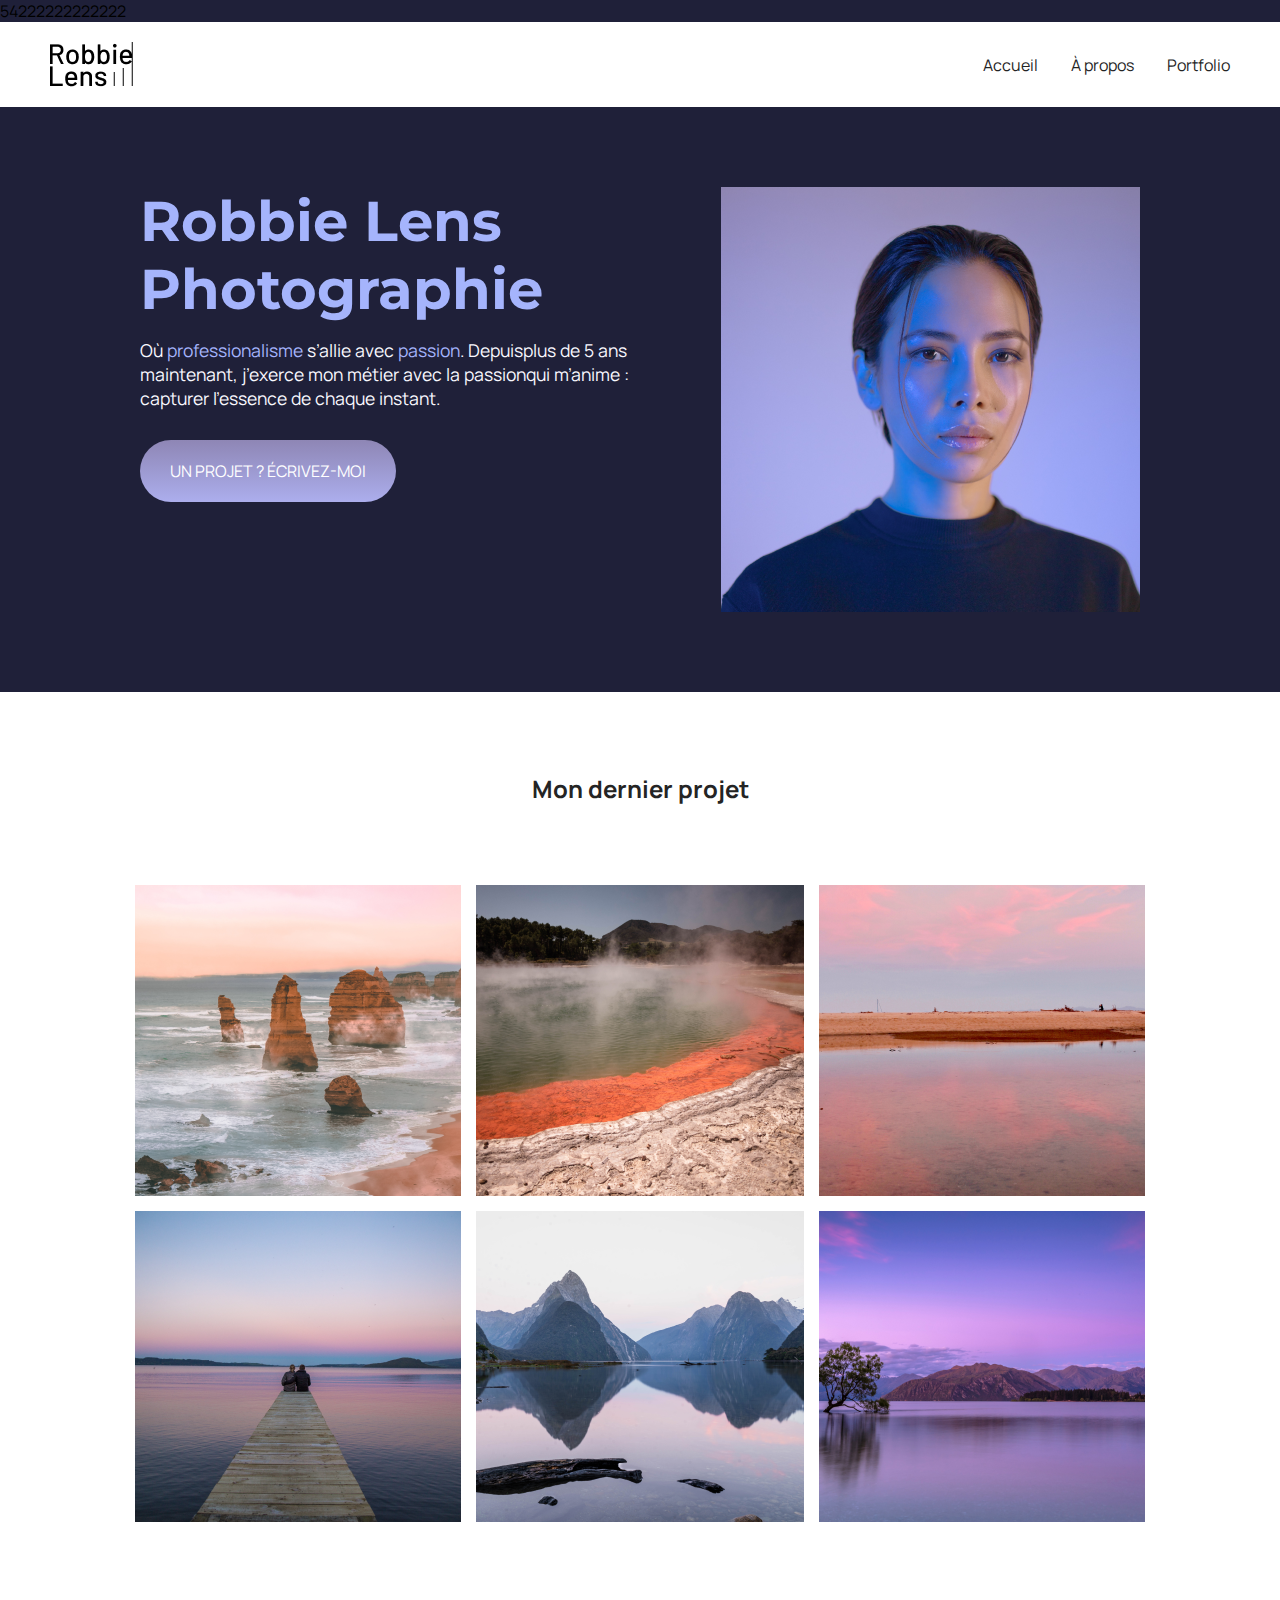
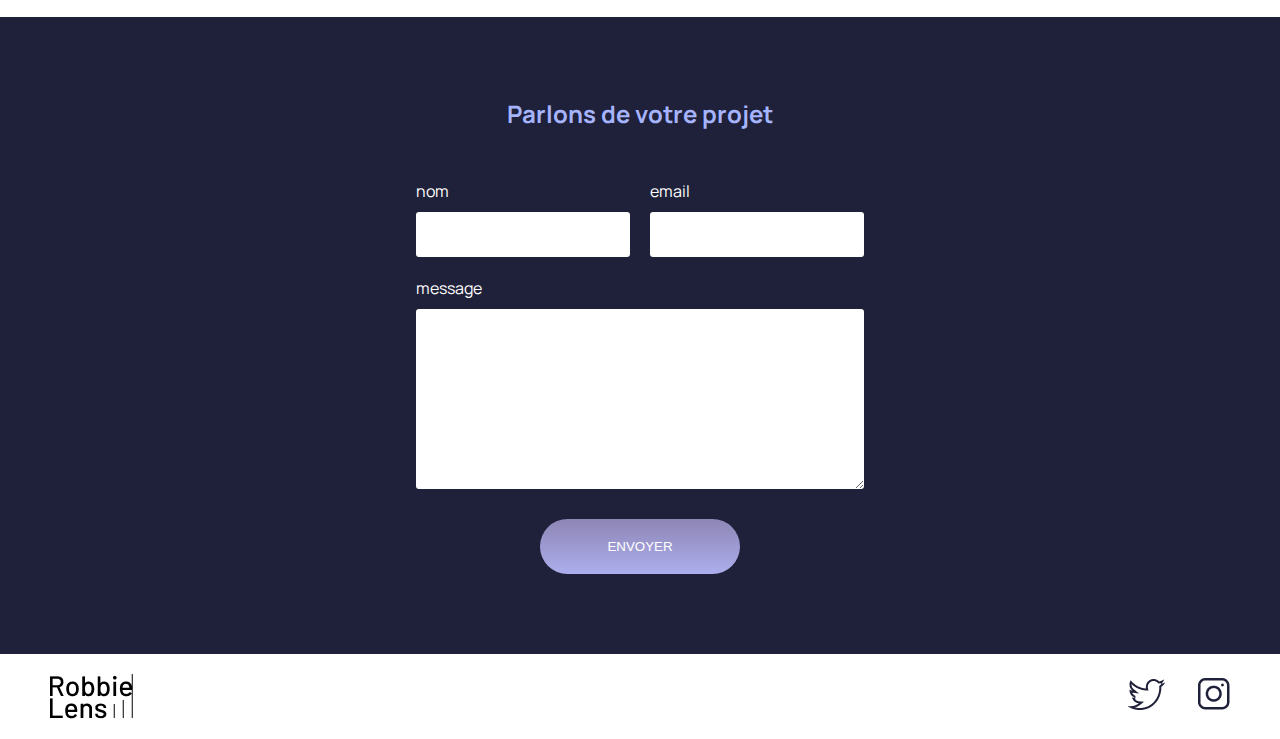
<file: index.html>
<!DOCTYPE html>
<html lang="fr">

<head>
     <meta charset="utf-8" />
        <title>Accueil - Robbie Lens Photographie</title>
          <link href="style.css" rel="stylesheet" >
        <link rel="stylesheet" href="index.css"/>
      <link rel="preconnect" href="https://fonts.googleapis.com">
          <link rel="preconnect" href="https://fonts.gstatic.com" crossorigin>
        54222222222222 <link href="https://fonts.googleapis.com/css2?family=Manrope&family=Montserrat&display=swap" rel="stylesheet">
</head>

<body>
    <header>
        <nav>
            <img src="logo.png" alt="Logo Robbie Lens" />
            <div>
                <a href="index.html">Accueil</a>
                <a href="a-propos.html">À propos</a>
                <a href="portfolio.html">Portfolio</a>
            </div>
        </nav>
    </header>
    <main>
        <section class="accueil-introduction">
            <div>
                <h1>Robbie Lens Photographie</h1>
                <p>
                    Où <em>professionalisme</em> s’allie avec <em>passion</em>. Depuisplus de 5 ans maintenant, 
                    j’exerce mon métier avec la passionqui m’anime : capturer l’essence de chaque instant.
                </p>
                
                <a href="portfolio.html" class="cta">UN PROJET ? ÉCRIVEZ-MOI</a>
            </div>
            <img src="robbie-lens.png" alt="Portrait avec effet de la photographe Robbie Lens" >
        </section>
        <section class="accueil-photos">
            <h2>Mon dernier projet</h2>
            <div>
                <img src="element-1.png" alt="Twelve apostles - Australie" >
                <img src="element-2.png" alt="Wai-O-Tapu - Nouvelle-Zélande" >
                <img src="element-3.png" alt="Parc National d’Abel Tasman - Nouvelle-Zélande" >
            </div>
            <div>
                <img src="element-4.png" alt="Lac Rotorua - Nouvelle-Zélande" >
                <img src="element-5.png" alt="Milford Sound - Nouvelle-Zélande" >
                <img src="element-6.png" alt="Lac Wanaka - Nouvelle-Zélande" >
            </div>
        </section>
        <section id="contact" class="section-contact">
            <h2>Parlons de votre projet</h2>
            <form method="get" action="">
                <div class="form-nom-email">
                    <div class="form-column">
                        <label for="nom">nom</label>
                        <input type="text" name="nom" id="nom" >
                    </div>
                    <div class="form-column">
                        <label for="email">email</label>
                        <input type="email" name="email" id="email" >
                    </div>
                </div>
                <label for="message">message</label>
                <textarea name="message" id="message" rows="10"></textarea>
                <input type="submit" value="ENVOYER" class="cta" >
            </form>
        </section>
    </main>
    <footer>
        <img src="logo.png" alt="Logo Robbie Lens" >
        <div>
            <a target="_blank" href="https://twitter.com/" class="lien-icone">
                <img src="twitter.png" alt="Logo Twitter" />
            </a>
            <a target="_blank" href="https://www.instagram.com/" class="lien-icone">
                <img src="instagram.png" alt="Logo Instagram" />
            </a>
        </div>
    </footer>
</body>

</html>
</file>
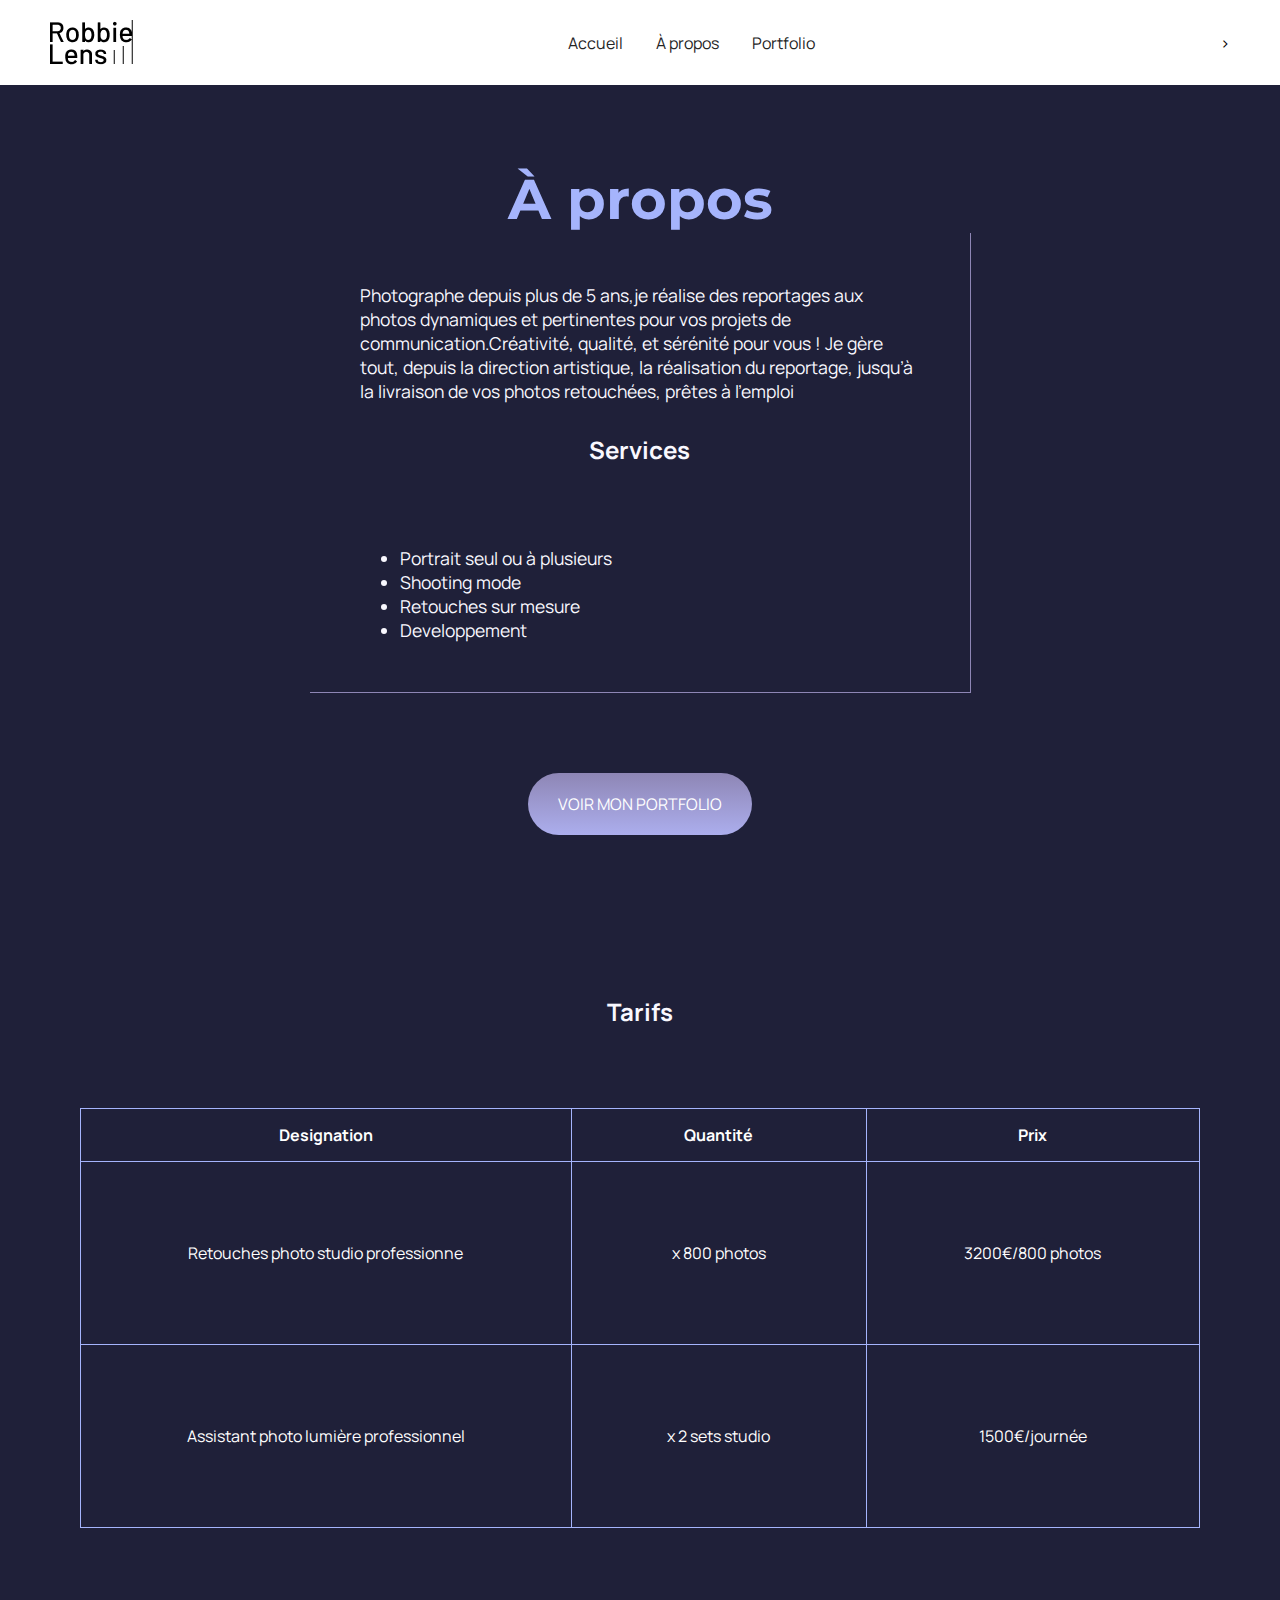
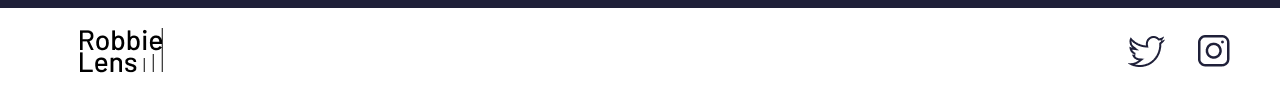
<file: a-propos.html>
<!DOCTYPE html>
<html lang="fr">

<head>
    <meta charset="utf-8">
    <title>À propos - Robbie Lens Photographie</title>
    <link rel="stylesheet" href="style.css"/>
    <link rel="stylesheet" href="a-propos.css"/>
    <link rel="preconnect" href="https://fonts.googleapis.com">
    <link rel="preconnect" href="https://fonts.gstatic.com" crossorigin>
    <link href="https://fonts.googleapis.com/css2?family=Manrope&family=Montserrat&display=swap" rel="stylesheet">
</head>

<body>
    <header>
        <nav>
            <img src="logo.png" alt="logo Robbie Lens">
         </a>
      <div>
         <a href="index.html">Accueil</a>
         <a href="a-propos.html">À propos</a>
         <a href="portfolio.html">Portfolio</a>
       </div>>  
    </nav>
</header>
<main class="a-propos-main">
    <section>
       <h1>À propos </h1>
       <div class="carre-contenu">
          <p>
               Photographe depuis plus de 5 ans,je réalise des reportages aux photos dynamiques et pertinentes pour vos 
               projets de communication.Créativité, qualité, et sérénité pour vous ! Je gère tout, depuis la direction 
               artistique, la réalisation du reportage, jusqu’à la livraison de vos photos retouchées, prêtes à l’emploi</p>
        
        <h2>Services</h2>
         <ul>
              <li>Portrait seul ou à plusieurs</li>
              <li>Shooting mode</li>
              <li>Retouches sur mesure</li>
              <li>Developpement</li>

         </ul>
        </div>
        <div>
            <a href="portfolio.html" class="cta">VOIR MON PORTFOLIO</a>
            </div>
        </section>
        <section class="section-tarifs">
            <h2>Tarifs</h2>
            <table>
                <thead>
                    <tr>
                        <th>Designation</th>
                        <th>Quantité</th>
                        <th>Prix</th>
                    </tr>
                </thead>
                <tbody>
                    <tr>
                        <td>Retouches photo
                            studio professionne</td>
                            <td>x 800 photos</td>
                            <td>3200€/800 photos</td>
                    </tr>
                    <tr>
                        <td>Assistant photo
                            lumière professionnel</td>
                        <td>x 2 sets studio</td>
                        <td>1500€/journée</td>
                    </tr>
                </tbody>
            </table>
        </section>
        </main>

    <footer>
       <a href="index.html"  class="lien-icone">
          <img src="logo.png" alt="logo Robbie Lens">
       </a>
      <div>
         <a target="_blank" href="https://twitter.com/" class="lien-icone">
            <img src="twitter.png" alt="logo Twitter">
        </a>
         <a target="_blank" href="https://www.instagram.com/" class="lien-icone">
            <img src="instagram.png" alt="Logo instagram">
        </a>
    </div>
    </footer>
</body>

</html>
</file>
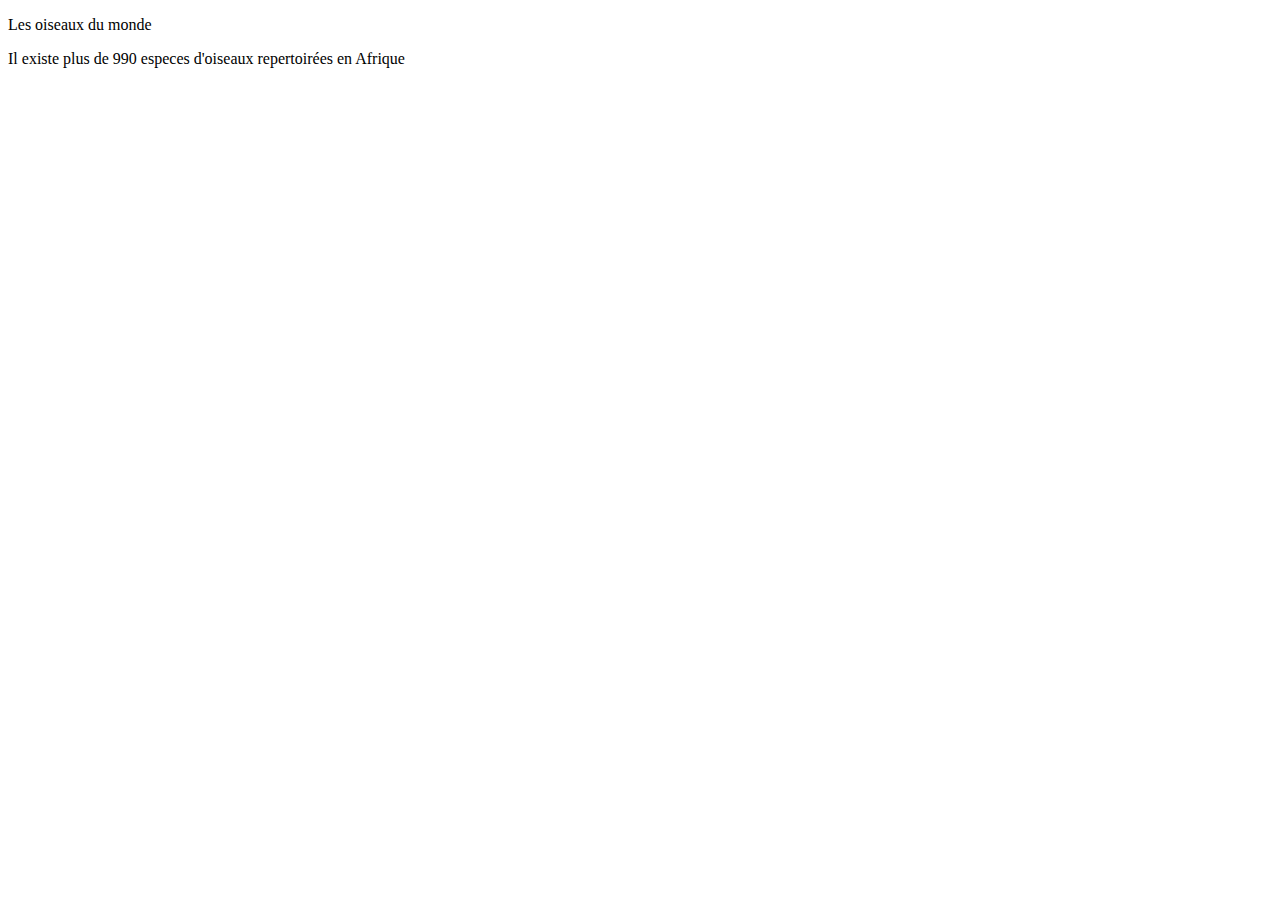
<file: open.html>
<!DOCTYPE html>
<html>

<head>
    <meta charset="utf-8"/>
    <title> Titre de ma page</title>

</head>
<body>

</body>

<p> Les oiseaux du monde</p>
<p> Il existe plus de 990 especes d'oiseaux repertoirées en Afrique</p>
</html>
</file>
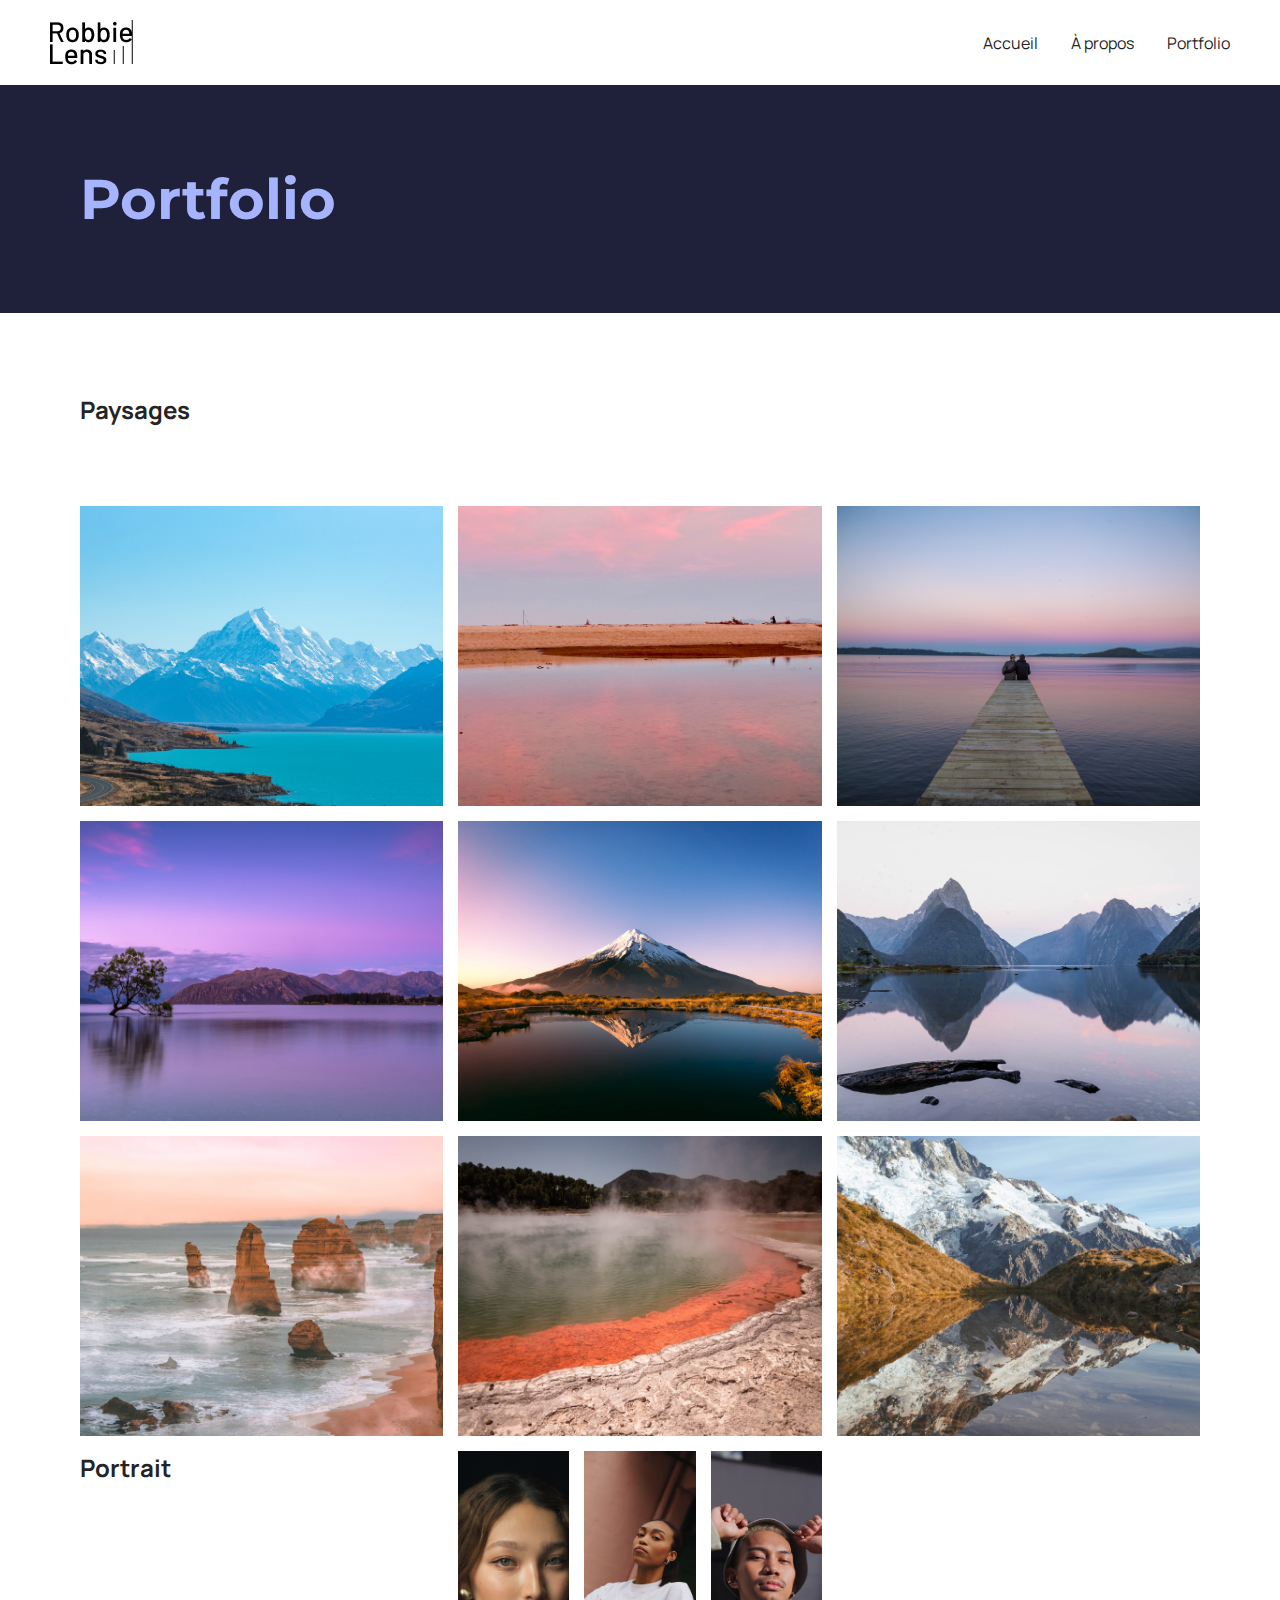
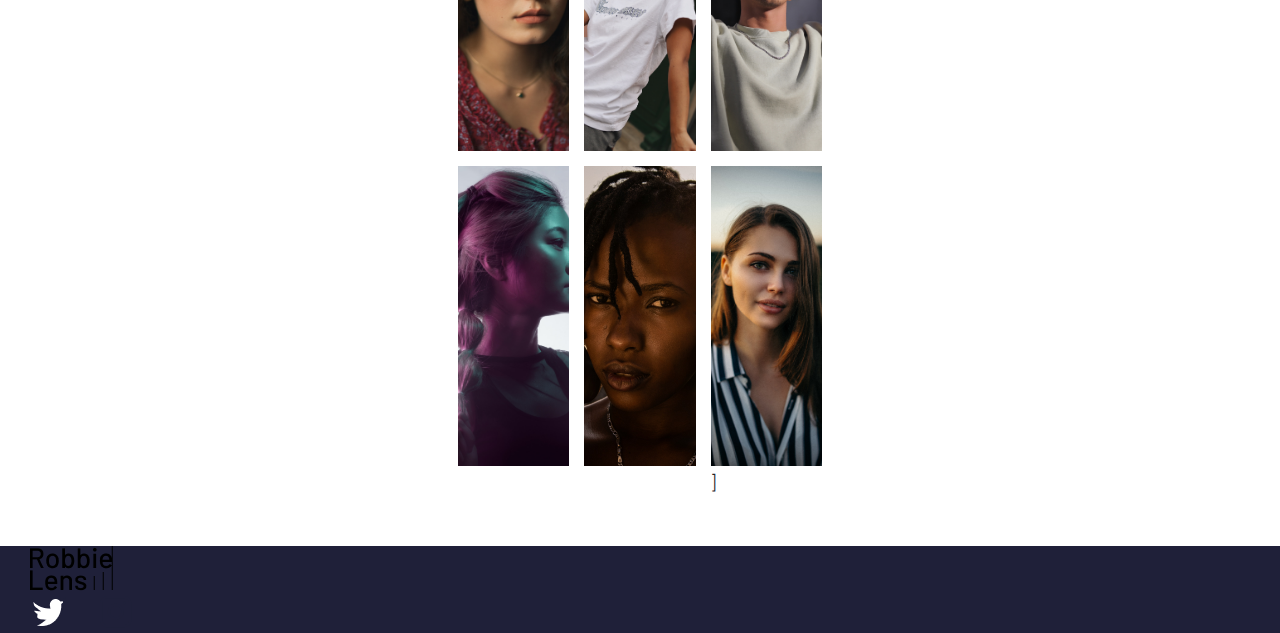
<file: portfolio.html>
<!DOCTYPE html>
<html>

<head>
    <meta charset="utf-8"/>
    <title>Portfolio- Robbie Lens Photographie</title>
    <link href="style.css" rel="stylesheet"/>
    <link rel="stylesheet" href="portfolio.css"/>
    <link rel="preconnect" href="https://fonts.googleapis.com">
    <link rel="preconnect" href="https://fonts.gstatic.com" crossorigin>
    <link href="https://fonts.googleapis.com/css2?family=Manrope&family=Montserrat&display=swap" rel="stylesheet">
</head>

<body>
    <header>
        <nav>
            <img src="logo.png" alt="Logo Robbie Lens"/>
        
            <div>
                <a href="index.html">Accueil</a>
                <a href="a-propos.html">À propos</a>
                <a href="portfolio.html">Portfolio</a>
            </div>
        </nav>
    </header>
    <main>
        <section>
            <h1> Portfolio</h1>
        </section>
        <section class="portfolio-section-photos">
            <h2>Paysages</h2>
            <di          v class="grid-paysages" class="lien-conteneur-photo">
                <a href="paysage1.jpg">
                <img src="paysage1.jpg" alt="Mont Aoraki - Nouvelle-Zélande" >
                <div class="photo-hover">Voir la photo</div>
            </a>
            <a href="paysage2.jpg" class="lien-conteneur-photo">
                <img src="paysage2.jpg" alt="Parc National d’Abel Tasman - Nouvelle-Zélande" >
                <div class="photo-hover">Voir la photo</div>
            </a>
            <a href="paysage3.jpg" class="lien-conteneur-photo">
                <img src="paysage3.jpg" alt="Lac Rotorua - Nouvelle-Zélande" >
                <div class="photo-hover">Voir la photo</div>
            </a>
            <a href="paysage4.jpg" class="lien-conteneur-photo">
                <img src="paysage4.jpg" alt="Lac Wanaka - Nouvelle-Zélande" >
                <div class="photo-hover">Voir la photo</div>
            </a>
            <a href="paysage5.jpg" class="lien-conteneur-photo">
                <img src="paysage5.jpg" alt="Mont Taranaki - Nouvelle-Zélande" >
                <div class="photo-hover">Voir la photo</div>
            </a>
            <a href="paysage6.jpg" class="lien-conteneur-photo">
                <img src="paysage6.jpg" alt="Milford Sound - Nouvelle-Zélande" >
                <div class="photo-hover">Voir la photo</div>
            </a>
            <a href="paysage7.jpg" class="lien-conteneur-photo">
                <img src="paysage7.jpg" alt="Twelve Apostle - Australie" >
                <div class="photo-hover">Voir la photo</div>
            </a>
            <a href="paysage8.jpg" class="lien-conteneur-photo">
                <img src="paysage8.jpg" alt="Wai-O-Tapu - Nouvelle-Zélande" >
                <div class="photo-hover">Voir la photo</div>
            </a>
            <a href="paysage9.jpg" class="lien-conteneur-photo">
                <img src="paysage9.jpg" alt="Mont Cook - Nouvelle Zélande" >
                <div class="photo-hover">Voir la photo</div>
            </a>
            </div>
            <h2>Portrait</h2>
            <div class="grid-portraits">
                <a href="portrait1.jpg" class="lien-conteneur-photo">
                <img src="portrait1.jpg" alt="Portrait jeune femme 1" >
                <div class="photo-hover">Voir la photo</div>
            </a>
            <a href="portrait2.jpg" class="lien-conteneur-photo">
                <img src="portrait2.jpg" alt="Portrait jeune femme 2" >
                <div class="photo-hover">Voir la photo</div>
            </a>
            <a href="portrait3.jpg" class="lien-conteneur-photo">
                <img src="portrait3.jpg" alt="Portrait jeune homme 3" >
                <div class="photo-hover">Voir la photo</div>
            </a>
            <a href="portrait4.jpg" class="lien-conteneur-photo">
                <img src="portrait4.jpg" alt="Portrait jeune femme 4" >
                <div class="photo-hover">Voir la photo</div>
        </a>
            <a href="portrait5.jpg" class="lien-conteneur-photo">
                <img src="portrait5.jpg" alt="Portrait jeune femme 5" >
                <div class="photo-hover">Voir la photo</div>
            </a>
            <a href="portrait6.jpg" class="lien-conteneur-photo">
                <img src="portrait6.jpg" alt="Portrait jeune femme 6" >
                <div class="photo-hover">Voir la photo</div>
]</a>

            </div>
        </section>
    </main>
    <fooer>
        <a href="index.html" class="lien-icone">
            <img src="logo.png" alt="Logo Robbie Lens" />
        </a>
        <div>
            <a target="_blank" href="https://twitter.com/" class="lien-icone">
                <img src="twitter.png" alt="Logo Twitter" />
            </a>
            <a target="_blank" href="https://www.instagram.com/" class="lien-icone">
                <img src="instagram.png" alt="Logo Instagram" />
            </a>
        </div>
    </fooer>

</body>
</html>
</file>
<file: style.css>
* {
    margin: 0;
  }
body{
    font-family: 'Manrope', sans-serif;
    font-size: 1em ;
    background-color: #1F2039 ;
}
a{
    
    text-decoration: none;
    color: #242424 ;
}
a:hover{
   text-decoration: underline; 
}
em{
    color: #a5b4fc;
    font-style: normal
}
h1{
    font-family: 'Montserrat', sans-serif;
    font-size: 3.5em;
    color: #A5B4FC;
}

h2{
    color: #F9F8FF
}

p,
li {
  font-size: 1.1em;
  color: #f9f8ff;
}

header,
footer {
  background-color: white;
  padding: 20px 50px;
}


.cta {
  display: inline-block;
  background: linear-gradient(#8e86b5, #acaeed);
  color: white;
  border-radius: 50px;
  padding: 20px 30px;
}
.cta:hover{
    background: linear-gradient(#696484,#8788BA ); 
    text-decoration: none;
}


.lien-icone {
    margin-left: 30px;
  }
  

.lien-icone:hover {
    opacity: 0.5;
  }
  section {
    padding: 80px;
  }
  


  footer,
  nav {
    display: flex;
    flex-direction: row;
    align-items: center;
    justify-content: space-between;
  }
  
  nav a {
    margin-left: 30px;
  }
  

@media screen and (max-width: 996px) {
  header nav {
    flex-direction: column;
    align-items: center;
    justify-content: center;
  }

  header nav img {
    margin-bottom: 20px;
  }

  header,
  footer {
    padding: 20px 20px;
  }

  h1 {
    font-size: 2em;
  }

  section {
    padding: 50px 20px 50px 20px;
  }

  nav a {
    margin-left: 10px;
    margin-right: 10px;
  }
}
</file>
<file: index.css>
.accueil-photos {
  background-color: white;
  padding: 80px;
}

.accueil-photos h2 {
  color: #242424;
  text-align: center;
  margin-bottom: 80px;
}

.accueil-photos div {
  display: flex;
  flex-direction: row;
  gap: 15px;
  justify-content: center;
  margin-bottom: 15px;
}

.accueil-introduction {
  display: flex;
  flex-direction: row;
  max-width: 1000px;
  align-items: flex-start;
  margin: auto;
}

.accueil-introduction h1 {
  margin-bottom: 15px;
}

.accueil-introduction p {
  margin-bottom: 30px;
}

.accueil-introduction div {
  padding-right: 80px;
}

.section-contact h2 {
    color: #a5b4fc;
    text-align: center;
    margin-bottom: 50px;
  }
  
  form {
    display: flex;
    flex-direction: column;
    width: 40%;
    margin: auto;
    color: white;
  }
  
  .form-nom-email {
    display: flex;
    flex-direction: row;
    gap: 20px;
  }
  
  .form-column {
    flex: 1;
    display: flex;
    flex-direction: column;
    margin-bottom: 20px;
  }
  
  input,
  textarea {
    padding: 15px;
    border-radius: 3px;
    border: none;
  }
  
  label {
    margin-bottom: 10px;
  }
  
  input[type='submit'] {
    width: 200px;
    margin: auto;
    margin-top: 30px;
  }

  @media screen and (max-width: 996px) {
    .accueil-introduction {
      flex-direction: column;
      align-items: center;
      justify-content: center;
    }
  
    .accueil-introduction div {
      padding-right: 0;
      text-align: center;
      order: 2;
    }
  
    .accueil-introduction img {
      order: 1;
      margin-bottom: 20px;
      width: 100%;
    }
  
    .accueil-photos {
      padding: 20px;
    }
  
    .accueil-photos div {
      flex-direction: column;
    }
  
    .section-contact {
      padding: 50px 20px;
    }
  
    .form-nom-email {
      flex-direction: column;
      gap: 0;
    }
  }
</file>
<file: a-propos.css>
.carre-contenu {
  border-right: 1px solid #8e86b5;
  border-bottom: 1px solid #8e86b5;
  padding: 50px;
  width: 50%;
  margin: auto;
  margin-bottom: 80px;
}

.carre-contenu h2 {
  margin-top: 30px;
}

.carre-contenu ul {
  margin-top: 30px;
}

.carre-contenu + div {
  text-align: center;
}

.a-propos-main {
  margin: auto;
}

table {
  color: white;
  text-align: center;
  width: 100%;
  border-collapse: collapse;
}

td,
th {
  padding: 15px;
  border: 1px solid #a5b4fc;
}

td {
  padding: 80px;
}

h2 {
  margin-bottom: 80px;
}

h1,
h2 {
  text-align: center;
}

@media screen and (max-width: 996px) {
    .section-tarifs {
      display: none;
    }
  }
</file>
<file: portfolio.css>
.portfolio-section-photos {
  background-color: white;
}

.portfolio-section-photos h2 {
  color: #242424;
  margin-bottom: 80px;
}

.grid-paysages {
  display: grid;
  grid-template-columns: 1fr 1fr 1fr;
  grid-template-rows: 300px 300px 300px;
  gap: 15px;
}

.grid-portraits {
  display: grid;
  grid-template-columns: 1fr 1fr 1fr;
  grid-template-rows: 300px 300px;
  gap: 15px;
}

.grid-paysages img,
.grid-portraits img {
  width: 100%;
  height: 100%;
  object-fit: cover;
}

.lien-conteneur-photo {
  position: relative;
}

.photo-hover {
  position: absolute;
  top: 0;
  left: 0;
  right: 0;
  bottom: 0;
  display: flex;
  align-items: center;
  justify-content: center;
  font-size: 1.5em;
  color: white;
  background-color: rgba(0, 0, 0, 0.7);
  display: none;
}

.lien-conteneur-photo:hover .photo-hover {
  display: flex;
}

@media screen and (max-width: 996px) {
    .grid-paysages {
      grid-template-columns: 1fr;
      gap: 15px;
    }
  
    .grid-portraits {
      grid-template-columns: 1fr;
      gap: 15px;
    }
  }
</file>
